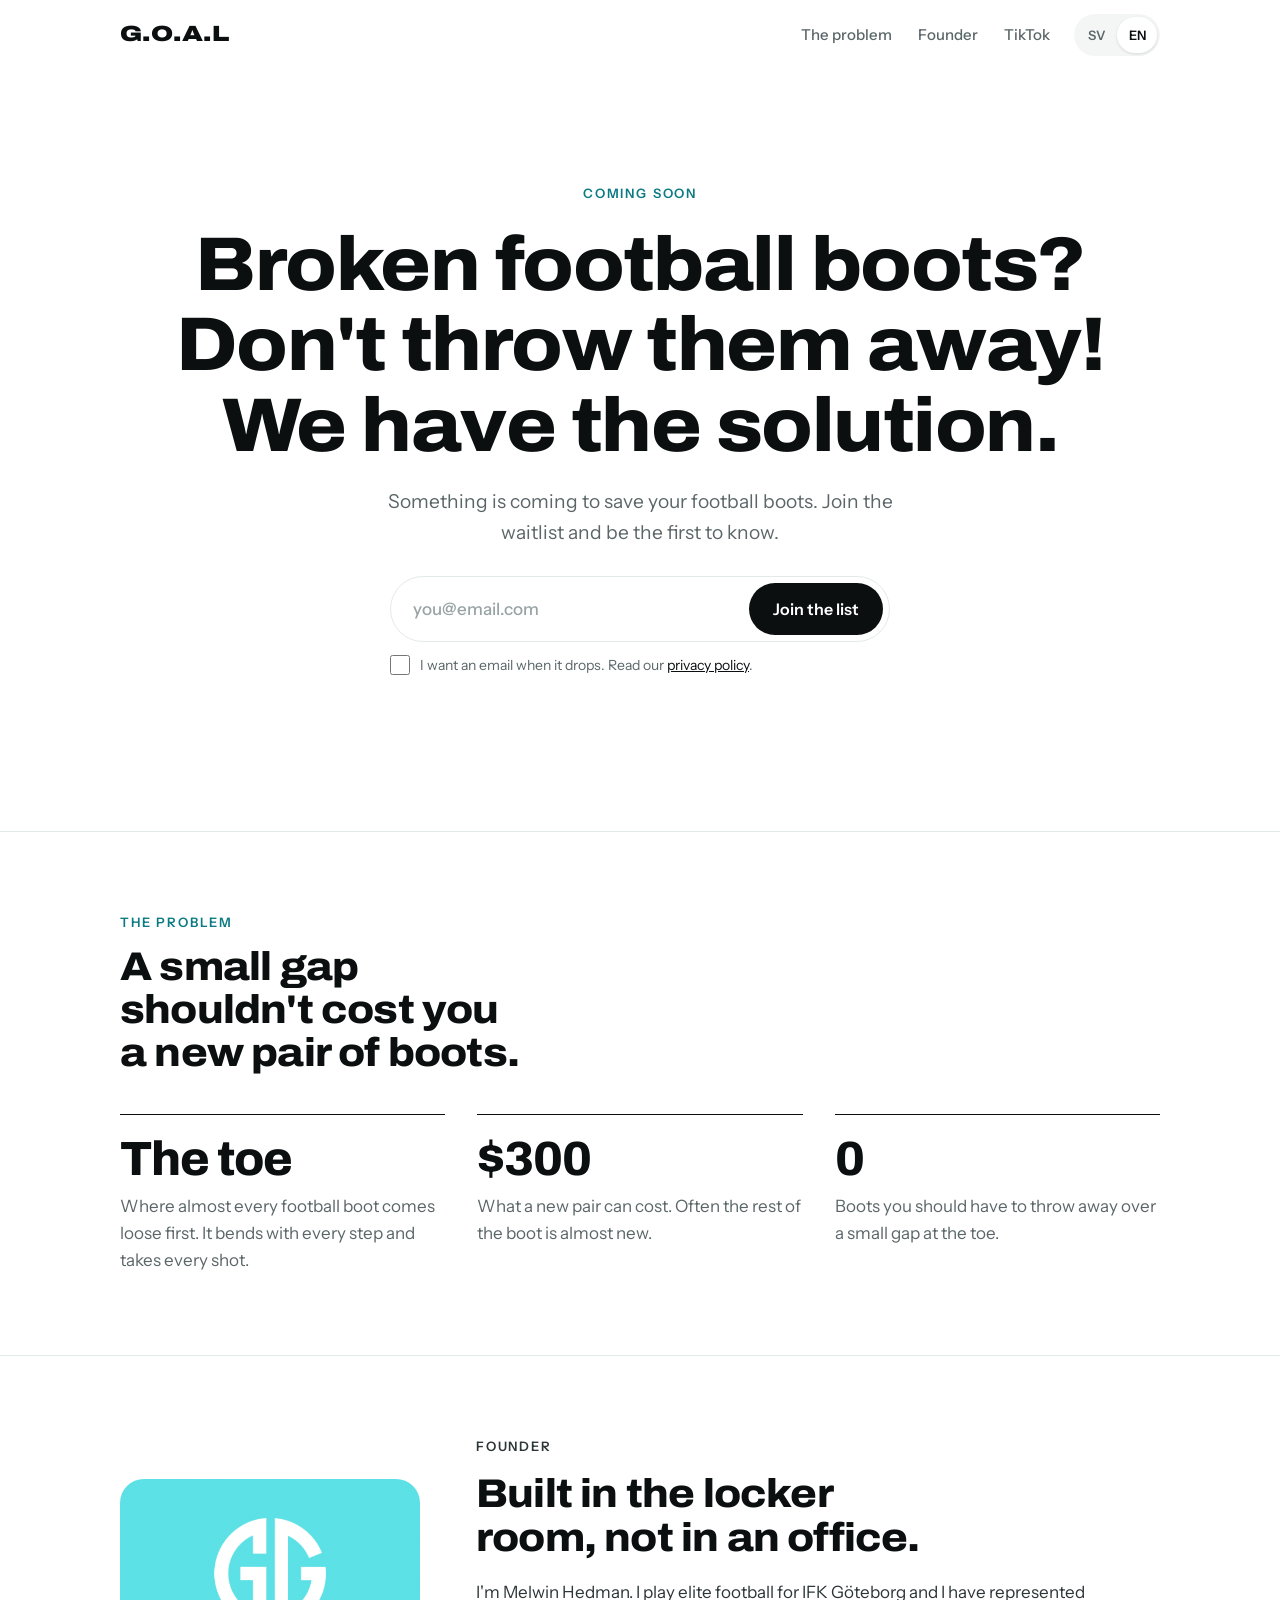
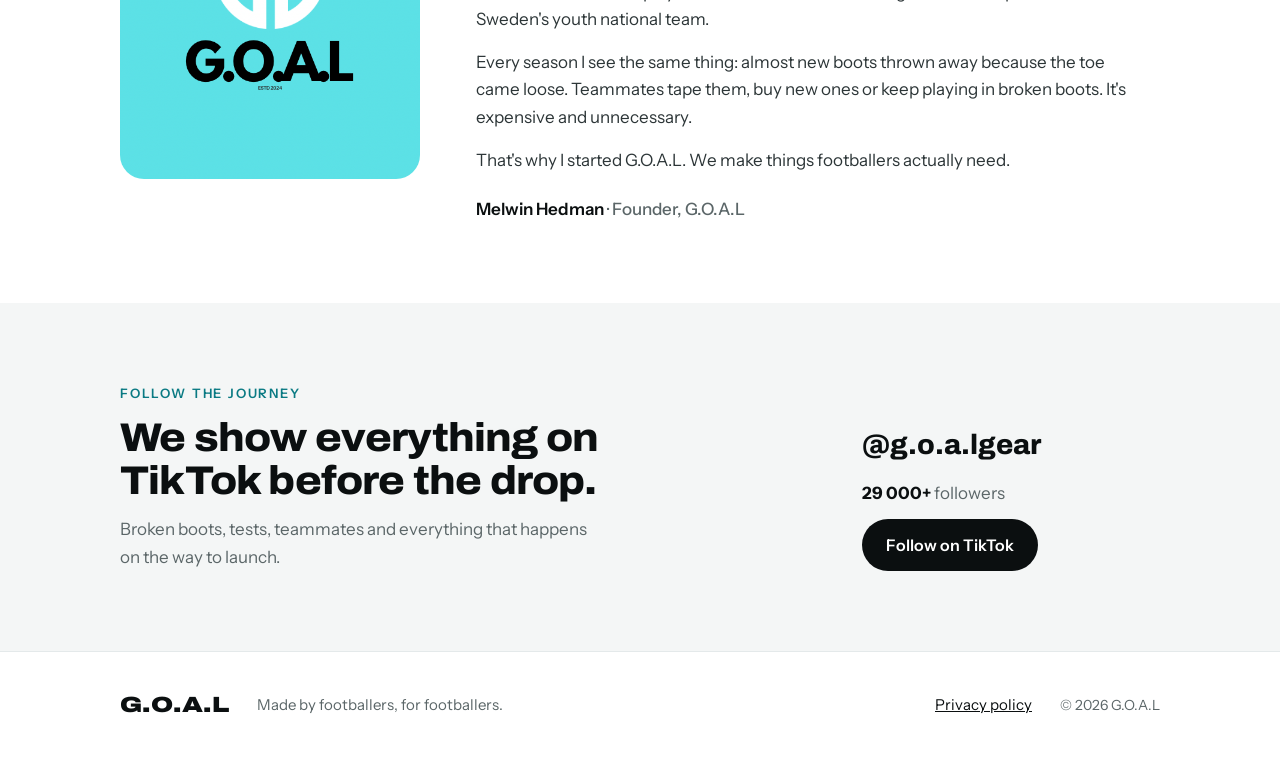
<file: index.html>
<!doctype html>
<html lang="sv">
<head>
  <meta charset="utf-8">
  <meta name="viewport" content="width=device-width, initial-scale=1, viewport-fit=cover">
  <title>G.O.A.L – Trasiga fotbollsskor? Släng dom inte!</title>
  <meta name="description" content="Något kommer som räddar dina fotbollsskor. Skriv upp dig på väntelistan och få veta först när G.O.A.L släpper det.">
  <meta property="og:title" content="G.O.A.L – Trasiga fotbollsskor? Släng dom inte! Vi har lösningen.">
  <meta property="og:description" content="Något kommer som räddar dina fotbollsskor. Skriv upp dig och få veta först.">
  <meta property="og:type" content="website">
  <meta property="og:image" content="bilder/goal-logo.png">
  <meta name="theme-color" content="#FFFFFF">
  <link rel="icon" href="bilder/goal-logo.png">
  <link rel="preconnect" href="https://fonts.googleapis.com">
  <link rel="preconnect" href="https://fonts.gstatic.com" crossorigin>
  <link rel="stylesheet" href="https://fonts.googleapis.com/css2?family=Archivo:wdth,wght@62..125,500..900&family=Instrument+Sans:wght@400;500;600&display=swap">
  <link rel="stylesheet" href="style.css">
</head>
<body>
  <a class="skip" href="#vantelista" data-i18n="skip">Hoppa till väntelistan</a>

  <header class="nav">
    <div class="nav-inner">
      <a class="logo" href="./" aria-label="G.O.A.L">G.O.A.L</a>
      <nav class="nav-links" aria-label="Meny">
        <a href="#problemet" data-i18n="navProblem">Problemet</a>
        <a href="#grundaren" data-i18n="navFounder">Grundaren</a>
        <a href="#tiktok">TikTok</a>
      </nav>
      <div class="lang" role="group" aria-label="Språk / Language">
        <button type="button" data-lang="sv" aria-pressed="true">SV</button>
        <button type="button" data-lang="en" aria-pressed="false">EN</button>
      </div>
    </div>
  </header>

  <main>
    <!-- HERO -->
    <section class="hero" id="vantelista">
      <div class="wrap hero-inner">
        <p class="kicker" data-i18n="eyebrow">Kommer snart</p>
        <h1>
          <span data-i18n="h1a">Trasiga fotbollsskor?</span>
          <span data-i18n="h1c">Släng dom inte!</span>
          <span class="h1-third" data-i18n="h1b">Vi har lösningen.</span>
        </h1>
        <p class="lead" data-i18n="lead">Något kommer som räddar dina fotbollsskor. Skriv upp dig på väntelistan och få veta först.</p>


        <form class="signup" id="signup" novalidate>
          <label class="sr" for="email" data-i18n="emailLabel">Din e-postadress</label>
          <div class="signup-row">
            <input id="email" name="email" type="email" autocomplete="email" required data-i18n-placeholder="emailPlaceholder" placeholder="din@epost.se">
            <button class="btn" type="submit" id="submit" data-i18n="button">Skriv upp mig</button>
          </div>
          <label class="consent">
            <input id="consent" name="consent" type="checkbox" required>
            <span><span data-i18n="consent">Jag vill få ett mejl när det släpps. Läs vår</span> <a href="integritet.html" data-i18n="privacyLink">integritetspolicy</a>.</span>
          </label>
          <p class="msg" id="msg" role="status" aria-live="polite"></p>
        </form>
      </div>
    </section>

    <!-- PROBLEM -->
    <section class="problem" id="problemet">
      <div class="wrap">
        <p class="kicker" data-i18n="problemKicker">Problemet</p>
        <h2 data-i18n="problemTitle">Ett litet glapp ska inte kosta ett nytt par skor.</h2>
        <div class="stats">
          <div class="stat">
            <span class="stat-num" data-i18n="s1Big">Tån</span>
            <p data-i18n="s1">Där nästan alla fotbollsskor släpper först. Den böjs vid varje steg och tar emot varje skott.</p>
          </div>
          <div class="stat">
            <span class="stat-num" data-i18n="s2Big">3 000 kr</span>
            <p data-i18n="s2">Vad ett nytt par kan kosta. Ofta är resten av skon nästan helt ny.</p>
          </div>
          <div class="stat">
            <span class="stat-num">0</span>
            <p data-i18n="s3">Antal skor du borde behöva slänga för ett litet glapp vid tån.</p>
          </div>
        </div>
      </div>
    </section>

    <!-- FOUNDER -->
    <section class="founder" id="grundaren">
      <div class="wrap founder-grid">
        <img class="founder-logo" src="bilder/goal-logo.png" alt="G.O.A.L logga" width="500" height="500" loading="lazy">
        <div class="founder-text">
          <p class="kicker" data-i18n="founderKicker">Grundaren</p>
          <h2 data-i18n="founderTitle">Från omklädningsrummet, inte från ett kontor.</h2>
          <p data-i18n="founder1">Jag heter Melwin Hedman och spelar elitfotboll i IFK Göteborg. Jag har också representerat Sveriges ungdomslandslag.</p>
          <p data-i18n="founder2">Varje säsong ser jag samma sak: skor som nästan är nya åker i soporna för att tån har släppt. Lagkompisar tejpar dem, köper nya eller spelar i trasiga skor. Det är dyrt och onödigt.</p>
          <p data-i18n="founder3">Därför startade jag G.O.A.L. Vi gör saker som fotbollsspelare faktiskt behöver.</p>
          <p class="sign">Melwin Hedman <span data-i18n="founderRole">· Grundare, G.O.A.L</span></p>
        </div>
      </div>
    </section>

    <!-- TIKTOK -->
    <section class="tiktok" id="tiktok">
      <div class="wrap tiktok-inner">
        <div>
          <p class="kicker" data-i18n="ttKicker">Följ resan</p>
          <h2 data-i18n="ttTitle">Vi visar allt på TikTok innan det släpps.</h2>
          <p class="tt-text" data-i18n="ttText">Trasiga skor, tester, lagkompisar och allt som händer på vägen mot lanseringen.</p>
        </div>
        <div class="tt-side">
          <p class="tt-handle">@g.o.a.lgear</p>
          <p class="tt-stat"><strong>29 000+</strong> <span data-i18n="ttFollowers">följare</span></p>
          <div class="tt-buttons">
            <a class="btn" id="ttLink" href="https://www.tiktok.com/@g.o.a.lgear" target="_blank" rel="noopener" data-i18n="ttCta">Följ på TikTok</a>
            <a class="btn btn-outline" id="igLink" href="#" target="_blank" rel="noopener" hidden>Instagram</a>
          </div>
        </div>
      </div>
    </section>
  </main>

  <footer class="foot">
    <div class="wrap foot-grid">
      <a class="logo" href="./">G.O.A.L</a>
      <p class="foot-tag" data-i18n="footTag">Gjort av fotbollsspelare, för fotbollsspelare.</p>
      <nav class="foot-links" aria-label="Sidfot">
        <a href="integritet.html" data-i18n="privacyLinkCap">Integritetspolicy</a>
        <a id="contactLink" href="#" hidden></a>
      </nav>
      <p class="foot-copy">© <span id="year">2026</span> G.O.A.L</p>
    </div>
  </footer>

  <script src="script.js"></script>
</body>
</html>
</file>
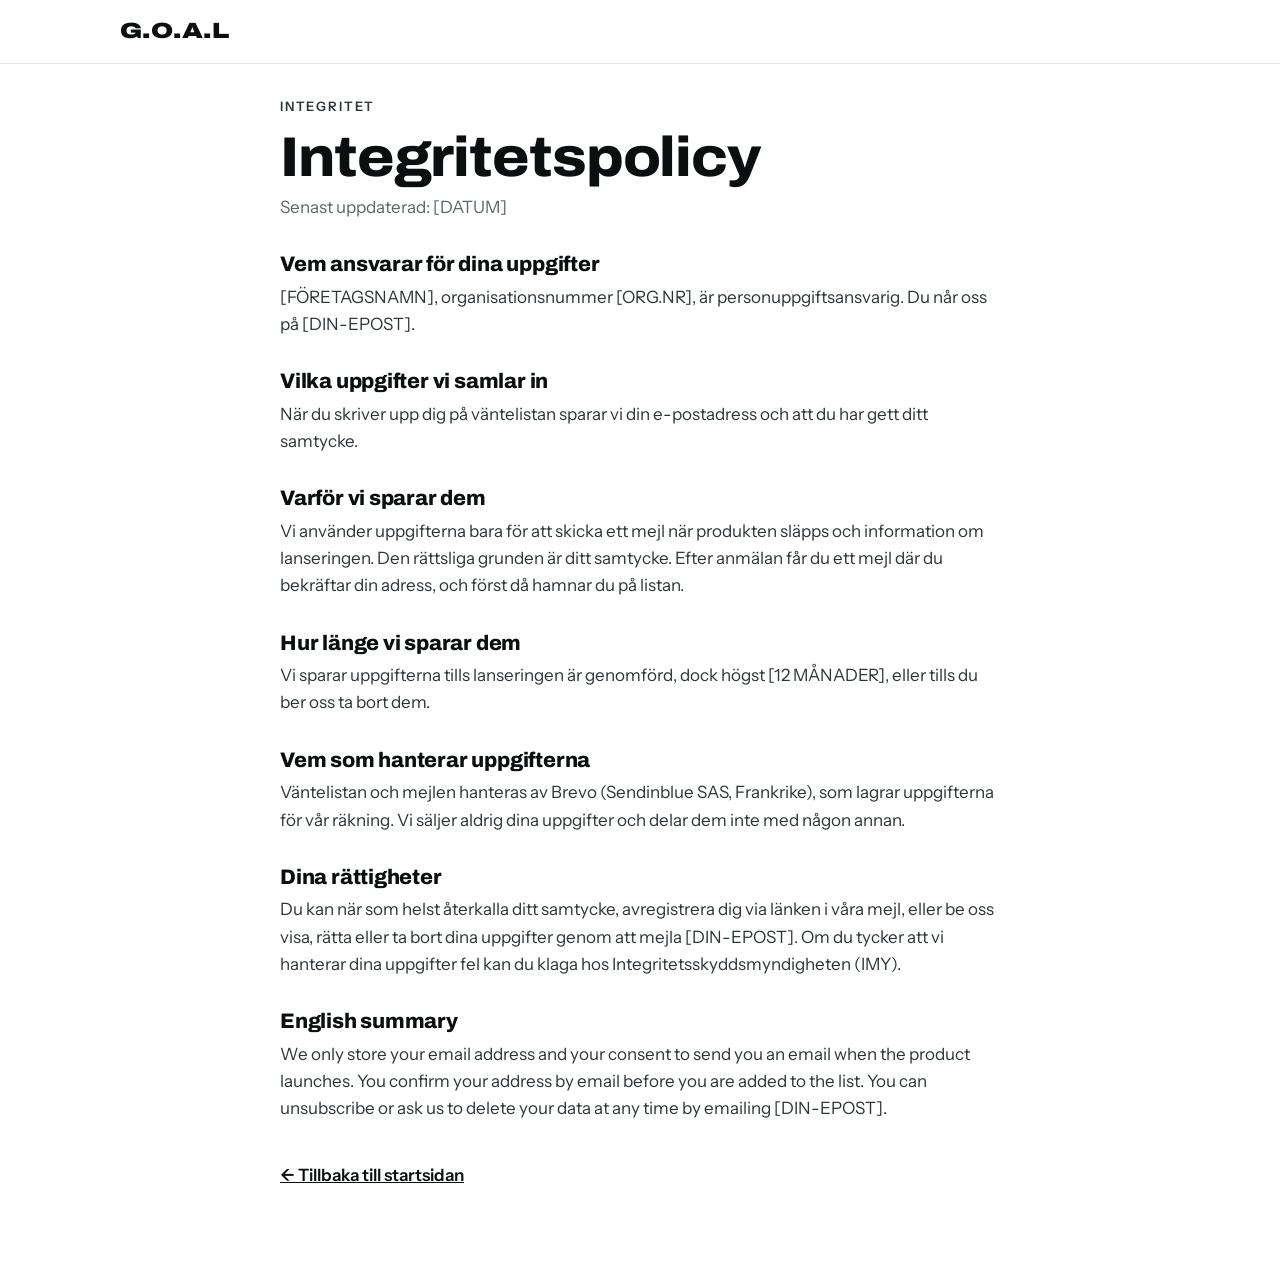
<file: integritet.html>
<!doctype html>
<html lang="sv">
<head>
  <meta charset="utf-8">
  <meta name="viewport" content="width=device-width, initial-scale=1, viewport-fit=cover">
  <title>Integritetspolicy – G.O.A.L</title>
  <meta name="robots" content="noindex">
  <meta name="theme-color" content="#FFFFFF">
  <link rel="preconnect" href="https://fonts.googleapis.com">
  <link rel="preconnect" href="https://fonts.gstatic.com" crossorigin>
  <link rel="stylesheet" href="https://fonts.googleapis.com/css2?family=Archivo:wdth,wght@62..125,500..900&family=Instrument+Sans:wght@400;500;600&display=swap">
  <link rel="stylesheet" href="style.css">
</head>
<body>
  <header class="nav scrolled">
    <div class="nav-inner">
      <a class="logo" href="./">G.O.A.L</a>
    </div>
  </header>
  <main class="page">
    <p class="kicker">Integritet</p>
    <h1>Integritetspolicy</h1>
    <p class="updated">Senast uppdaterad: [DATUM]</p>

    <h2>Vem ansvarar för dina uppgifter</h2>
    <p>[FÖRETAGSNAMN], organisationsnummer [ORG.NR], är personuppgiftsansvarig. Du når oss på [DIN-EPOST].</p>

    <h2>Vilka uppgifter vi samlar in</h2>
    <p>När du skriver upp dig på väntelistan sparar vi din e-postadress och att du har gett ditt samtycke.</p>

    <h2>Varför vi sparar dem</h2>
    <p>Vi använder uppgifterna bara för att skicka ett mejl när produkten släpps och information om lanseringen. Den rättsliga grunden är ditt samtycke. Efter anmälan får du ett mejl där du bekräftar din adress, och först då hamnar du på listan.</p>

    <h2>Hur länge vi sparar dem</h2>
    <p>Vi sparar uppgifterna tills lanseringen är genomförd, dock högst [12 MÅNADER], eller tills du ber oss ta bort dem.</p>

    <h2>Vem som hanterar uppgifterna</h2>
    <p>Väntelistan och mejlen hanteras av Brevo (Sendinblue SAS, Frankrike), som lagrar uppgifterna för vår räkning. Vi säljer aldrig dina uppgifter och delar dem inte med någon annan.</p>

    <h2>Dina rättigheter</h2>
    <p>Du kan när som helst återkalla ditt samtycke, avregistrera dig via länken i våra mejl, eller be oss visa, rätta eller ta bort dina uppgifter genom att mejla [DIN-EPOST]. Om du tycker att vi hanterar dina uppgifter fel kan du klaga hos Integritetsskyddsmyndigheten (IMY).</p>

    <h2>English summary</h2>
    <p>We only store your email address and your consent to send you an email when the product launches. You confirm your address by email before you are added to the list. You can unsubscribe or ask us to delete your data at any time by emailing [DIN-EPOST].</p>

    <a class="back" href="./">← Tillbaka till startsidan</a>
  </main>
</body>
</html>
</file>
<file: style.css>
/* G.O.A.L – enkel, ljus design. Svart text, vit bakgrund, turkos bara som accent. */
:root {
  --bg: #FFFFFF;
  --bg-soft: #F4F6F6;
  --ink: #0B0F10;
  --muted: #5B6668;
  --line: #E4E9EA;
  --turq: #74D9E0;
  --turq-ink: #0A7A83;
  --error: #B42318;
  --display: "Archivo", "Arial Black", "Helvetica Neue", sans-serif;
  --body: "Instrument Sans", system-ui, -apple-system, "Segoe UI", sans-serif;
  color-scheme: light;
}

*, *::before, *::after { box-sizing: border-box; }
html { scroll-behavior: smooth; scroll-padding-top: 76px; }
body { margin: 0; background: var(--bg); color: var(--ink); font-family: var(--body); font-size: 17px; line-height: 1.6; -webkit-font-smoothing: antialiased; }
img { max-width: 100%; display: block; }
a { color: inherit; }
[hidden] { display: none !important; }
.sr { position: absolute; width: 1px; height: 1px; overflow: hidden; clip: rect(0 0 0 0); white-space: nowrap; }
.skip { position: absolute; left: 12px; top: -60px; background: var(--ink); color: #fff; padding: 10px 14px; border-radius: 8px; z-index: 100; }
.skip:focus { top: 12px; }

.wrap { max-width: 1080px; margin: 0 auto; padding-left: max(20px, env(safe-area-inset-left)); padding-right: max(20px, env(safe-area-inset-right)); }

h1, h2 { font-family: var(--display); font-stretch: 108%; font-weight: 800; letter-spacing: -0.02em; margin: 0; text-wrap: balance; }
h2 { font-size: clamp(28px, 3.6vw, 40px); line-height: 1.08; }
.kicker { margin: 0 0 12px; font-size: 13px; font-weight: 600; letter-spacing: 0.14em; text-transform: uppercase; color: var(--turq-ink); }

/* Buttons */
.btn { display: inline-flex; align-items: center; justify-content: center; min-height: 52px; padding: 0 24px; border-radius: 999px; border: 0; background: var(--ink); color: #fff; font: 600 16px/1 var(--body); text-decoration: none; cursor: pointer; white-space: nowrap; transition: opacity .15s; }
.btn:hover { opacity: .85; }
.btn:disabled { opacity: .6; cursor: wait; }
.btn-outline { background: transparent; color: var(--ink); box-shadow: inset 0 0 0 1.5px var(--ink); }

/* Nav */
.nav { position: sticky; top: 0; z-index: 50; background: rgba(255,255,255,.92); backdrop-filter: blur(12px); -webkit-backdrop-filter: blur(12px); border-bottom: 1px solid transparent; transition: border-color .2s; padding-top: env(safe-area-inset-top); }
.nav.scrolled { border-bottom-color: var(--line); }
.nav-inner { max-width: 1080px; margin: 0 auto; padding: 14px max(20px, env(safe-area-inset-right)) 14px max(20px, env(safe-area-inset-left)); display: flex; align-items: center; gap: 24px; }
.logo { font-family: var(--display); font-stretch: 125%; font-weight: 900; font-size: 22px; letter-spacing: 0.02em; text-decoration: none; }
.nav-links { display: none; gap: 26px; margin-left: auto; }
.nav-links a { text-decoration: none; color: var(--muted); font-weight: 500; font-size: 15px; }
.nav-links a:hover { color: var(--ink); }
.lang { margin-left: auto; display: flex; padding: 3px; background: var(--bg-soft); border-radius: 999px; }
.lang button { border: 0; background: transparent; color: var(--muted); font: 600 13px/1 var(--body); padding: 9px 11px; border-radius: 999px; cursor: pointer; min-width: 40px; min-height: 36px; }
.lang button[aria-pressed="true"] { background: #fff; color: var(--ink); box-shadow: 0 1px 3px rgba(11,15,16,.12); }
@media (min-width: 760px) { .nav-links { display: flex; } .lang { margin-left: 0; } }

/* Hero */
.hero { padding-block: 72px 88px; text-align: center; }
@media (min-width: 760px) { .hero { padding-block: 112px 120px; } }
.hero-inner { display: grid; justify-items: center; gap: 22px; }
.hero .kicker { margin: 0; }
h1 { font-size: clamp(34px, 6.4vw, 76px); line-height: 1.02; display: grid; gap: 0.04em; }
.lead { margin: 0; font-size: clamp(17px, 1.5vw, 20px); color: var(--muted); max-width: 40ch; }

.countdown { display: grid; gap: 10px; justify-items: center; margin-top: 6px; }
.cd-label { margin: 0; font-size: 12px; font-weight: 600; letter-spacing: 0.14em; text-transform: uppercase; color: var(--muted); }
.cd-units { display: flex; gap: 8px; }
.cd-units div { min-width: 72px; padding: 12px 10px 10px; border-radius: 12px; background: var(--bg-soft); display: grid; gap: 2px; }
.cd-units span { font-family: var(--display); font-weight: 800; font-size: 28px; line-height: 1.1; font-variant-numeric: tabular-nums; }
.cd-units small { font-size: 11px; color: var(--muted); text-transform: uppercase; letter-spacing: 0.1em; }
@media (max-width: 380px) { .cd-units div { min-width: 0; flex: 1; } }

.signup { display: grid; gap: 12px; width: 100%; max-width: 500px; margin-top: 6px; text-align: left; }
.signup-row { display: flex; flex-wrap: wrap; gap: 8px; padding: 6px; background: #fff; border: 1.5px solid var(--line); border-radius: 999px; transition: border-color .15s; }
.signup-row:focus-within { border-color: var(--ink); }
.signup input[type="email"] { flex: 1 1 200px; min-width: 0; min-height: 48px; padding: 0 16px; border: 0; background: transparent; color: var(--ink); font: 500 17px var(--body); outline: none; }
.signup input[type="email"]::placeholder { color: #98A3A5; }
@media (max-width: 480px) {
  .signup-row { border-radius: 18px; }
  .signup-row .btn { flex: 1 1 100%; }
}
.consent { display: flex; gap: 10px; align-items: flex-start; font-size: 14px; color: var(--muted); }
.consent input { width: 20px; height: 20px; margin: 1px 0 0; accent-color: var(--ink); flex: none; }
.consent a { color: var(--ink); }
.msg { margin: 0; min-height: 1.5em; font-weight: 600; font-size: 15px; }
.msg.ok { color: var(--turq-ink); }
.msg.err { color: var(--error); }

/* Problem */
.problem { padding-block: 80px; border-top: 1px solid var(--line); }
.problem h2 { max-width: 20ch; }
.stats { display: grid; gap: 28px; margin-top: 40px; }
@media (min-width: 760px) { .stats { grid-template-columns: repeat(3, 1fr); gap: 32px; } }
.stat { display: grid; gap: 10px; align-content: start; padding-top: 20px; border-top: 1px solid var(--ink); }
.stat-num { font-family: var(--display); font-weight: 800; font-size: clamp(36px, 4vw, 48px); line-height: 1; letter-spacing: -0.02em; }
.stat p { margin: 0; color: var(--muted); max-width: 32ch; }

/* Founder */
.founder { padding-block: 80px; border-top: 1px solid var(--line); }
.founder-grid { display: grid; gap: 32px; align-items: center; }
@media (min-width: 760px) { .founder-grid { grid-template-columns: 300px 1fr; gap: 56px; } }
.founder-logo { width: 100%; max-width: 300px; height: auto; aspect-ratio: 1; border-radius: 24px; }
.founder-text { display: grid; gap: 16px; max-width: 60ch; min-width: 0; }
.founder-text h2 { margin-bottom: 4px; }
.founder-text p { margin: 0; color: #2C3537; }
.founder-text p.sign { margin-top: 6px; font-weight: 600; color: var(--ink); }
.sign span { color: var(--muted); font-weight: 500; }

/* TikTok */
.tiktok { padding-block: 80px; background: var(--bg-soft); }
.tiktok-inner { display: grid; gap: 28px; align-items: end; }
@media (min-width: 760px) { .tiktok-inner { grid-template-columns: 1.4fr 0.6fr; gap: 48px; } }
.tiktok h2 { max-width: 18ch; }
.tt-text { margin: 14px 0 0; color: var(--muted); max-width: 44ch; }
.tt-side { display: grid; gap: 12px; justify-items: start; min-width: 0; }
.tt-handle { margin: 0; font-family: var(--display); font-weight: 800; font-size: 28px; overflow-wrap: anywhere; }
.tt-stat { margin: 0; color: var(--muted); }
.tt-stat strong { color: var(--ink); }
.tt-buttons { display: flex; flex-wrap: wrap; gap: 10px; }

/* Footer */
.foot { border-top: 1px solid var(--line); padding-block: 36px calc(36px + env(safe-area-inset-bottom)); }
.foot-grid { display: grid; gap: 12px; }
@media (min-width: 760px) { .foot-grid { grid-template-columns: auto 1fr auto auto; align-items: center; gap: 28px; } }
.foot-tag { margin: 0; color: var(--muted); font-size: 15px; }
.foot-links { display: flex; flex-wrap: wrap; gap: 18px; font-size: 15px; }
.foot-copy { margin: 0; color: var(--muted); font-size: 14px; }

/* Privacy page */
.page { max-width: 760px; margin: 0 auto; padding: 32px max(20px, env(safe-area-inset-right)) 80px max(20px, env(safe-area-inset-left)); }
.page h1 { font-size: clamp(36px, 6vw, 56px); margin: 8px 0 8px; display: block; }
.page .updated { color: var(--muted); margin: 0 0 24px; }
.page h2 { font-size: 21px; font-stretch: 100%; letter-spacing: -0.01em; margin: 32px 0 8px; }
.page p { color: #2C3537; margin: 0 0 12px; }
.back { display: inline-flex; margin-top: 28px; color: var(--ink); font-weight: 600; }

/* Focus + motion */
a:focus-visible, button:focus-visible, input:focus-visible { outline: 3px solid var(--turq-ink); outline-offset: 3px; }
.signup input[type="email"]:focus-visible { outline: none; }
@media (prefers-reduced-motion: reduce) {
  html { scroll-behavior: auto; }
  *, *::before, *::after { transition: none !important; }
}
</file>
